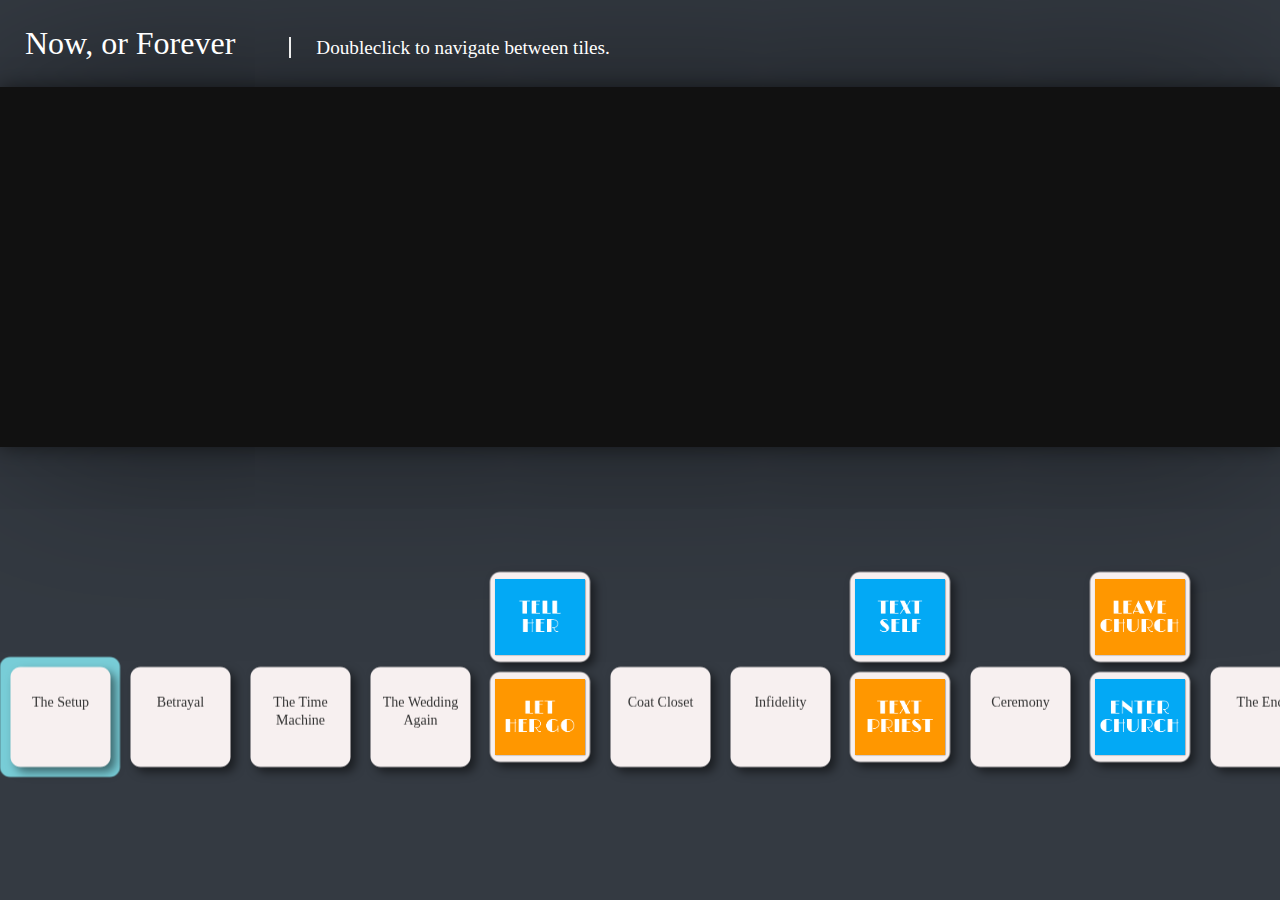
<file: colin/index.html>
<!DOCTYPE html>
<html>
	<head>
		<style type="text/css">
			html, body {								
				margin: 0px;
				padding: 0px;
				background-color: #343a42;				
				text-align: center;
			}

			input {
			  	display: none;
			}

			#instructions {								
				color: #fff;
				text-align: left;
				padding: 25px;
			}	
			#instructions #title {				
				font-size: 2em;				
				color: #fff;
				display: inline-block;
				margin-right: 25px; 				
			}
			#instructions label {
				cursor: pointer;
				color: #fff;  
			    cursor: pointer;  			    
			    text-decoration: none;
			    font-size: 1.2em; 
			}
			#instructions span {
				margin-left: 25px;
				padding-left: 25px;
				font-size: 1.2em; 
			    color: #fff;  			    			   
			    text-decoration: none;
			}
			
			.media {
				max-width: 100%;
				height: 360px;
				margin-left: auto;
				margin-right: auto;
				
				background-color: #111;
				padding: 0px;
				
				display: none;				
			}			
			.mediaContainer {
				width: 100%;
				height: 360px;
				background-color: #111;
				box-shadow: 0 0px 180px 0 rgba(0, 0, 0, 0.5), 0 0px 20px 0 rgba(0, 0, 0, 0.5);
			}

			canvas {
				margin: auto;
				padding: 0px;
				border: 0px;
			}
			.canvas-container { 
				margin: 0 auto ;
			}

		</style>
		<!-- Fabric js -->
		<script src="./fabric.min.js"></script>
		<!-- Jquery -->
        <script src="https://ajax.googleapis.com/ajax/libs/jquery/3.5.1/jquery.min.js"></script>
        <!-- Custom -->
		<script src="./script.js"> </script>
	</head>

	<body onload="init()">
		<input type="file" id="file-selector">
		<div id="instructions">
			<div id="title">Now, or Forever</div>
			<!-- <label for="file-selector" class="fileSelector">Choose a file</label> -->
			<span style="border-left: solid #eee 2px;">Doubleclick to navigate between tiles.</span>
		</div>
		
		<div class="mediaContainer">
			<video controls class="media" id="video"></video>
			<img class="media" id="picture"></img>
		</div>



		<canvas id="canvas"></canvas>
	</body>

</html>
</file>
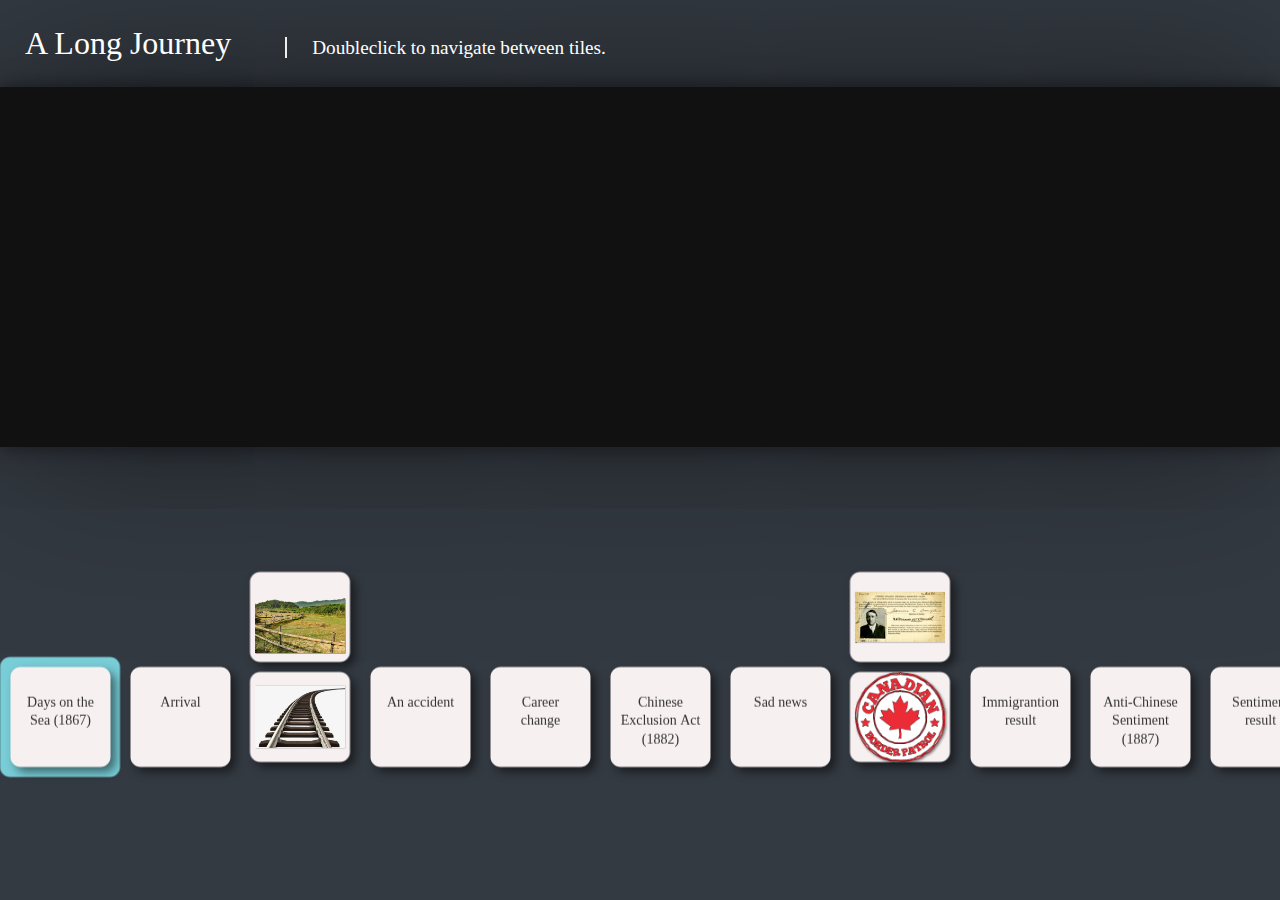
<file: jade/index.html>
<!DOCTYPE html>
<html>
	<head>
		<style type="text/css">
			html, body {								
				margin: 0px;
				padding: 0px;
				background-color: #343a42;				
				text-align: center;
			}

			input {
			  	display: none;
			}

			#instructions {								
				color: #fff;
				text-align: left;
				padding: 25px;
			}	
			#instructions #title {				
				font-size: 2em;				
				color: #fff;
				display: inline-block;
				margin-right: 25px; 				
			}
			#instructions label {
				cursor: pointer;
				color: #fff;  
			    cursor: pointer;  			    
			    text-decoration: none;
			    font-size: 1.2em; 
			}
			#instructions span {
				margin-left: 25px;
				padding-left: 25px;
				font-size: 1.2em; 
			    color: #fff;  			    			   
			    text-decoration: none;
			}
			
			.media {
				max-width: 100%;
				height: 360px;
				margin-left: auto;
				margin-right: auto;
				
				background-color: #111;
				padding: 0px;
				
				display: none;				
			}			
			.mediaContainer {
				width: 100%;
				height: 360px;
				background-color: #111;
				box-shadow: 0 0px 180px 0 rgba(0, 0, 0, 0.5), 0 0px 20px 0 rgba(0, 0, 0, 0.5);
			}

			canvas {
				margin: auto;
				padding: 0px;
				border: 0px;
			}
			.canvas-container { 
				margin: 0 auto ;
			}

		</style>
		<!-- Fabric js -->
		<script src="./fabric.min.js"></script>
		<!-- Jquery -->
        <script src="https://ajax.googleapis.com/ajax/libs/jquery/3.5.1/jquery.min.js"></script>
        <!-- Custom -->
		<script src="./script.js"> </script>
	</head>

	<body onload="init()">
		<input type="file" id="file-selector">
		<div id="instructions">
			<div id="title">A Long Journey</div>
			<!-- <label for="file-selector" class="fileSelector">Choose a file</label> -->
			<span style="border-left: solid #eee 2px;">Doubleclick to navigate between tiles.</span>
		</div>
		
		<div class="mediaContainer">
			<video controls class="media" id="video"></video>
			<img class="media" id="picture"></img>
		</div>


		<div style="overflow-x: scroll;">
			<canvas id="canvas"></canvas>
		</div>
	</body>

</html>
</file>
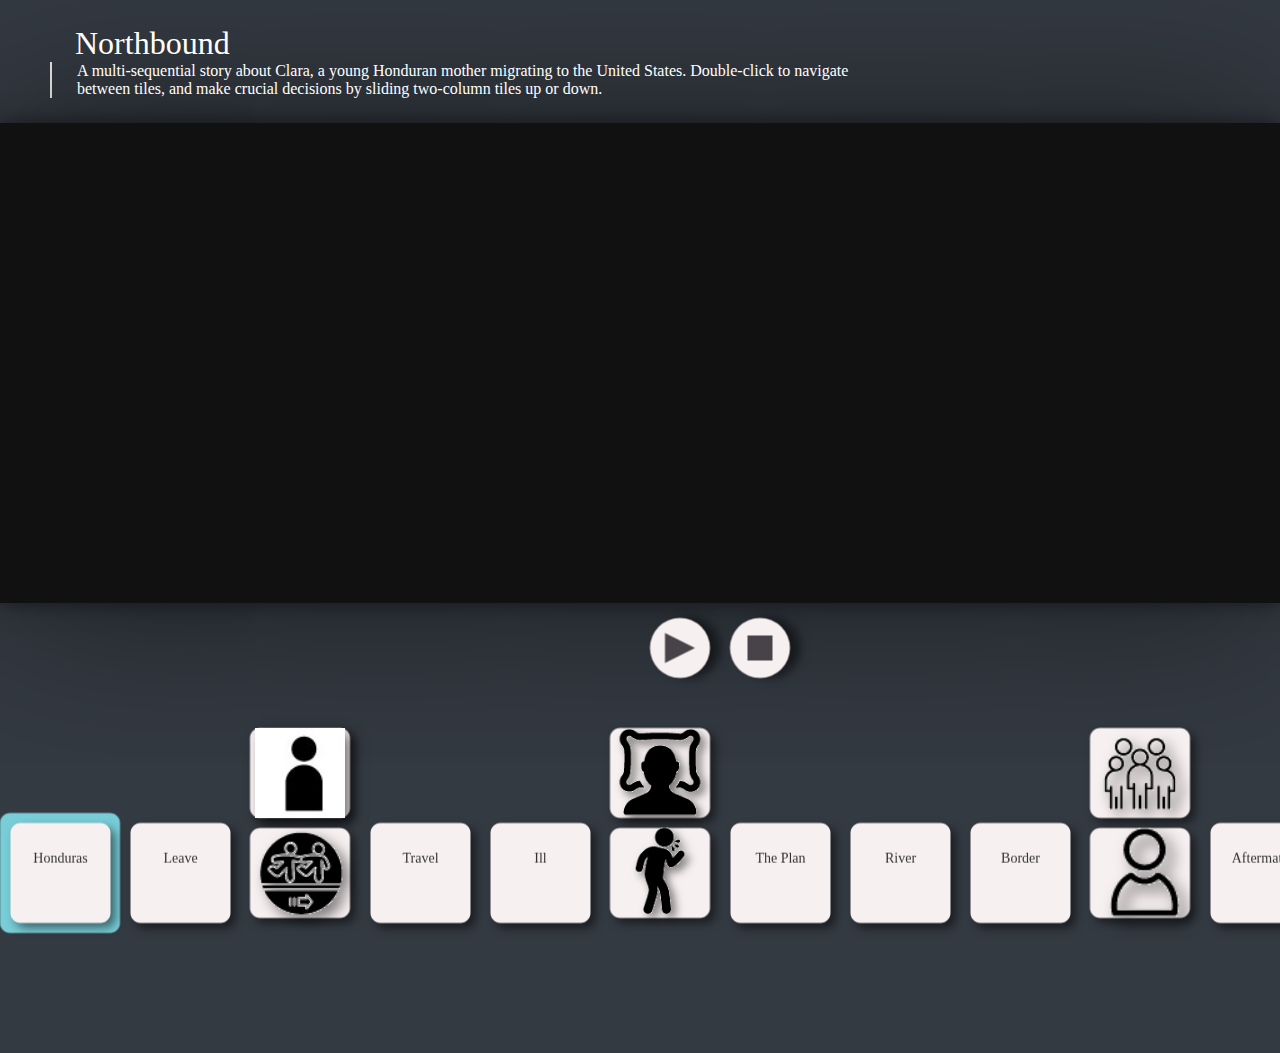
<file: michelle/index.html>
<!DOCTYPE html>
<html>
	<head>
		<style type="text/css">
			html, body {								
				margin: 0px;
				padding: 0px;
				background-color: #343a42;				
				text-align: center;
			}

			input {
			  	display: none;
			}

			#instructions {								
				color: #fff;
				text-align: left;
				padding: 25px;
			}	
			#instructions #title {				
				font-size: 2em;				
				color: #fff;
				display: inline-block;
				margin-right: 25px; 				
			}
			#instructions label {
				cursor: pointer;
				color: #fff;  
			    cursor: pointer;  			    
			    text-decoration: none;
			    font-size: 1.2em; 
			}
			#instructions div {
				margin-left: 25px;
				padding-left: 25px;
				font-size: 1em; 
				width: 800px;
			    color: #fff;  			    			   
			    text-decoration: none;
			}
			
			.media {
				max-width: 100%;
				height: 480px;
				margin-left: auto;
				margin-right: auto;
				
				background-color: #111;
				padding: 0px;
				
				display: none;				
			}			
			.mediaContainer {
				width: 100%;
				height: 480px;
				background-color: #111;
				box-shadow: 0 0px 180px 0 rgba(0, 0, 0, 0.5), 0 0px 20px 0 rgba(0, 0, 0, 0.5);
			}

			canvas {
				margin: auto;
				padding: 0px;
				border: 0px;
			}
			.canvas-container { 
				margin: 0 auto ;
			}

		</style>
		<!-- Fabric js -->
		<script src="./fabric.min.js"></script>
		<!-- Jquery -->
        <script src="https://ajax.googleapis.com/ajax/libs/jquery/3.5.1/jquery.min.js"></script>
        <!-- Custom -->
		<script src="./script.js"> </script>
	</head>

	<body onload="init()">
		<input type="file" id="file-selector">
		<div id="instructions">
			<div id="title">Northbound</div>
			<!-- <label for="file-selector" class="fileSelector">Choose a file</label> -->
			<div style="border-left: solid #eee 2px;">A multi-sequential story about Clara, a young Honduran mother migrating to the United States. Double-click to navigate between tiles, and make crucial decisions by sliding two-column tiles up or down.</div>

		</div>
		
		<div class="mediaContainer">
			<video controls class="media" id="video"></video>
			<img class="media" id="picture"></img>
		</div>


		<div style="overflow-x: scroll;">
			<canvas id="canvas"></canvas>
		</div>
	</body>

</html>
</file>
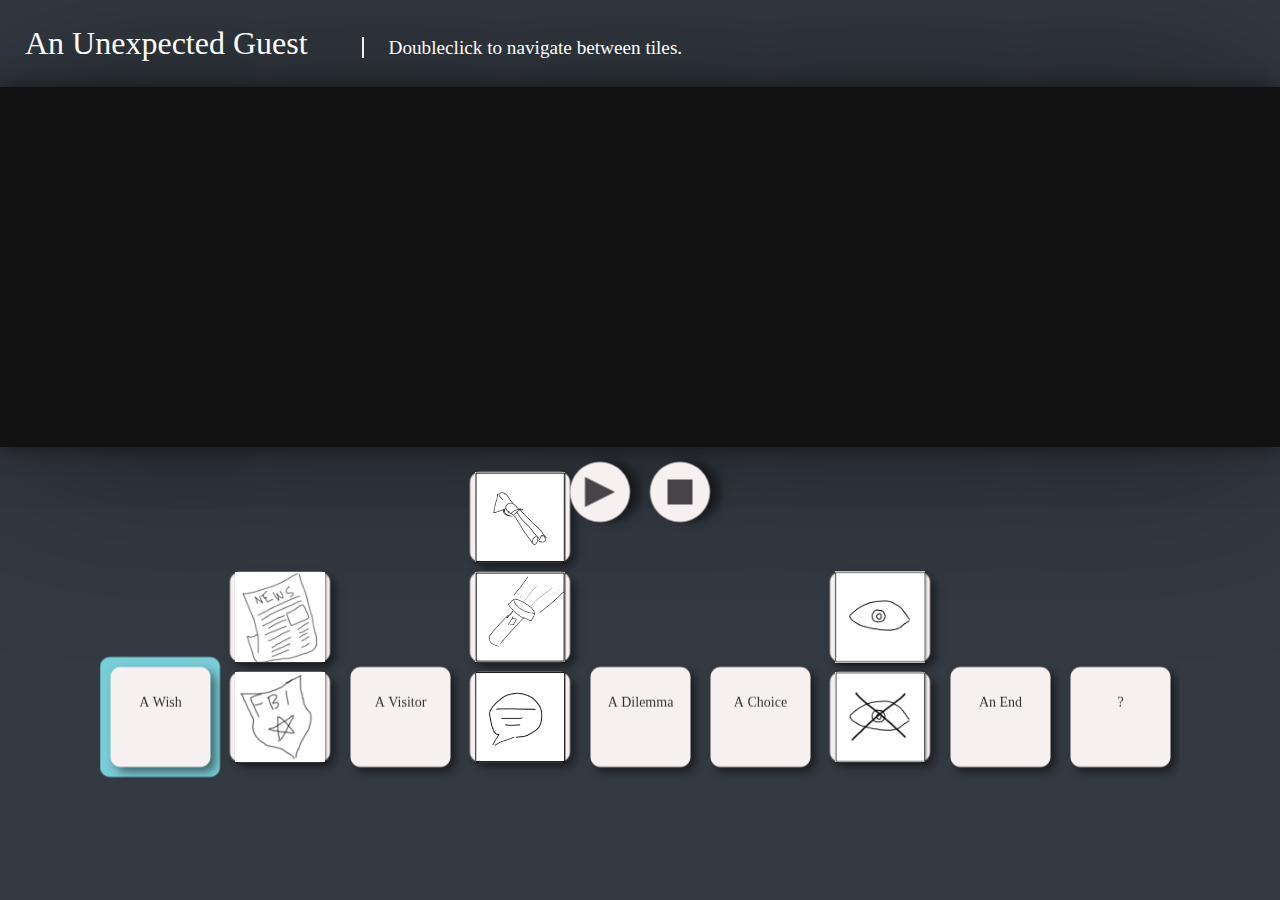
<file: sanjeev/index.html>
<!DOCTYPE html>
<html>
	<head>
		<style type="text/css">
			html, body {								
				margin: 0px;
				padding: 0px;
				background-color: #343a42;				
				text-align: center;
			}

			input {
			  	display: none;
			}

			#instructions {								
				color: #fff;
				text-align: left;
				padding: 25px;
			}	
			#instructions #title {				
				font-size: 2em;				
				color: #fff;
				display: inline-block;
				margin-right: 25px; 				
			}
			#instructions label {
				cursor: pointer;
				color: #fff;  
			    cursor: pointer;  			    
			    text-decoration: none;
			    font-size: 1.2em; 
			}
			#instructions span {
				margin-left: 25px;
				padding-left: 25px;
				font-size: 1.2em; 
			    color: #fff;  			    			   
			    text-decoration: none;
			}
			
			.media {
				max-width: 100%;
				height: 360px;
				margin-left: auto;
				margin-right: auto;
				
				background-color: #111;
				padding: 0px;
				
				display: none;				
			}			
			.mediaContainer {
				width: 100%;
				height: 360px;
				background-color: #111;
				box-shadow: 0 0px 180px 0 rgba(0, 0, 0, 0.5), 0 0px 20px 0 rgba(0, 0, 0, 0.5);
			}

			canvas {
				margin: auto;
				padding: 0px;
				border: 0px;
			}
			.canvas-container { 
				margin: 0 auto ;
			}

		</style>
		<!-- Fabric js -->
		<script src="./fabric.min.js"></script>
		<!-- Jquery -->
        <script src="https://ajax.googleapis.com/ajax/libs/jquery/3.5.1/jquery.min.js"></script>
        <!-- Custom -->
		<script src="./script.js"> </script>
	</head>

	<body onload="init()">
		<input type="file" id="file-selector">
		<div id="instructions">
			<div id="title">An Unexpected Guest</div>
			<!-- <label for="file-selector" class="fileSelector">Choose a file</label> -->
			<span style="border-left: solid #eee 2px;">Doubleclick to navigate between tiles.</span>
		</div>
		
		<div class="mediaContainer">
			<video controls class="media" id="video"></video>
			<img class="media" id="picture"></img>
		</div>



		<canvas id="canvas"></canvas>
	</body>

</html>
</file>
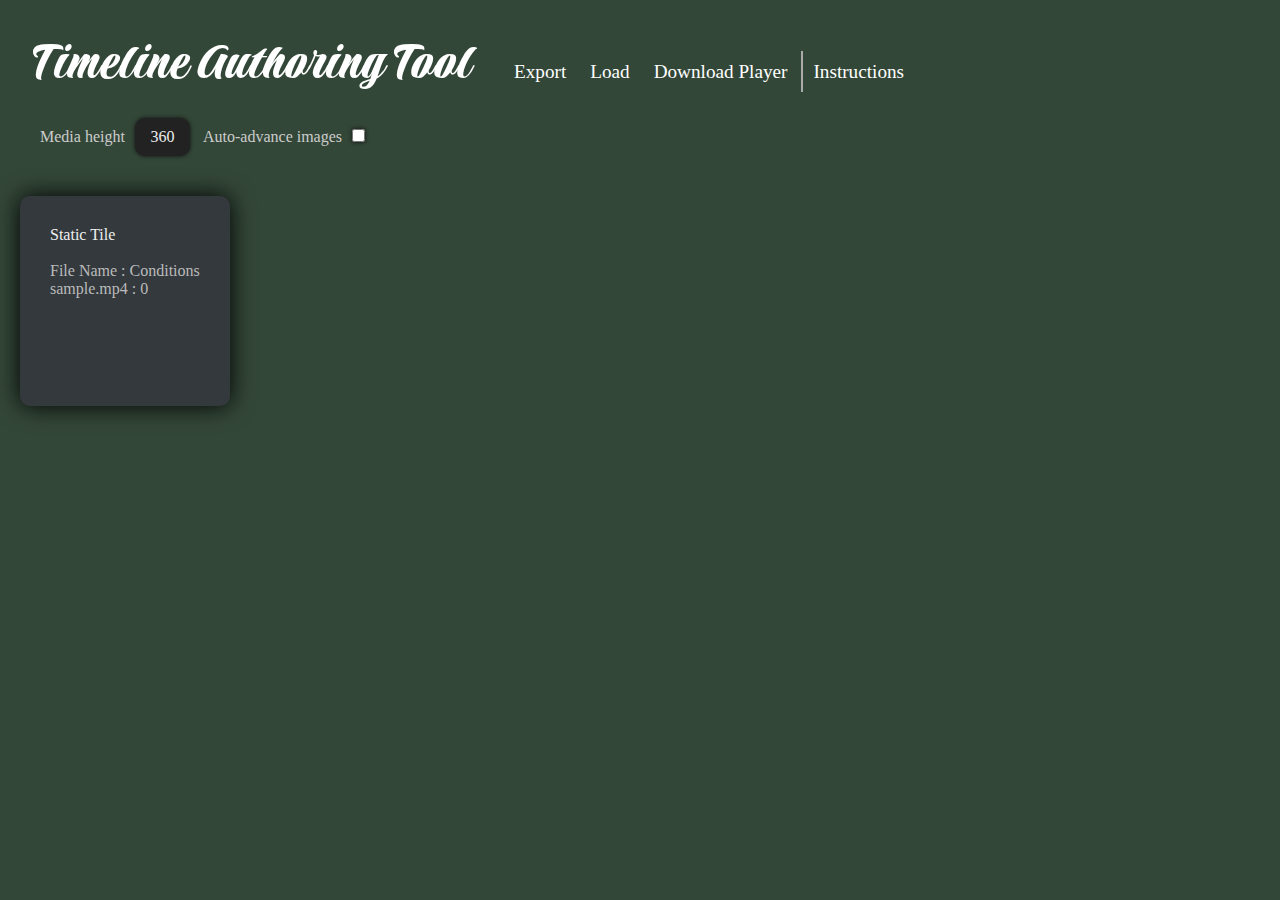
<file: timelineAuthoring/index.html>
<!DOCTYPE html>
<html>
    <head>
        
        <!--Style Sheet  -->
        <link rel="stylesheet" href="style.css"> 
        <link rel="preconnect" href="https://fonts.googleapis.com">
        <link rel="preconnect" href="https://fonts.gstatic.com" crossorigin>
        <link href="https://fonts.googleapis.com/css2?family=Praise&display=swap" rel="stylesheet">
        <!-- Jquery -->
        <script src="https://ajax.googleapis.com/ajax/libs/jquery/3.5.1/jquery.min.js"></script>
        <!-- Scripting -->
        <script src="script.js"></script>
        
    </head>

    <body onload="init()">

        <div id="instructions">
            <div id="title">Timeline Authoring Tool</div>
            <span class="titleSubheading" onclick="createXML()">Export</span>
            <input type="file" style="display:none;" id="file-selector">
            <label for="file-selector" class="titleSubheading">Load</label>
            <a class="titleSubheading" href="https://pedromarinyo.github.io/timeline/timelinePlayer/timelinePlayer.zip">Download Player</a>

            <span class="titleSubheading" style="border-left: solid #aaa 2px;" onclick="showHelp()">Instructions</span>
            <div class="titleSubheading" style="color: #ccc; font-size: 1em; display: block; margin-left: 30px;">
                Media height<input id="mediaHeight" type="number" style="width: 35px;" value="360">
                Auto-advance images<input id="autoAdvance" type="checkbox" onchange="toggleAutoAdvanceSeconds(this)">
                <span id="autoAdvanceSeconds" style="display: none;">
                    at <input value="10" id="numAutoAdvanceSeconds" style="width: 25px;" type="number">seconds
                </span>
            </div>

        </div>


        <!-- Timeline outline -->
        <div id="timeline"></div>

        <!-- Tile inspector -->
        <div id="inspector">
            <!-- Close button -->
            <div id="inspectorClose" onclick="hideInspector()"></div>
            <!-- Tile details -->
            <span id="inspectorTileName" class="inspectorHeading"></span>
            <span id="inspectorIcon" class="inspectorSubheading"></span>
            <span id="inspectorMedia"></span>
            
            <!-- Tile editing -->
            <div id="inspectorEditing">  
                <!-- Editing Options -->
                <span id="mediaOptions">
                    
                    <!-- Add Media -->
                    <!-- Add media deails -->
                    <div id="addMedia" class="displayNone">
                        <span class="tileDetails">assets/</span><input type="text" id="addMediaFileName" value="file_name">
                        <div class="addButton" onclick="addMedia()">Add</div>
                    </div>
                    <!-- Add media button -->
                    <div class="addButton" id="addMediaButton" onclick="showAddMedia()">Add Media</div>

                    <!-- Change Tile Name -->
                    <!-- Change tile name -->
                    <div id="updateName" class="displayNone">
                        <input type="text" id="updateNameInput" value="Tile Name">
                        <div class="addButton" onclick="updateName()">Update</div>
                    </div>
                    <!-- Change tile name button -->
                    <div class="addButton" id="updateNameButton" onclick="showUpdateName()">Change Tile Name</div>

                    <!-- Change Column Name -->
                    <!-- Change column  name -->
                    <div id="updateColumnName" class="displayNone">
                        <input type="text" id="updateColumnNameInput" value="Column Name">
                        <div class="addButton" onclick="updateColumnName()">Update</div>
                    </div>
                    <!-- Change tile name button -->
                    <div class="addButton displayNone" id="updateColumnNameButton" onclick="showUpdateColumnName()">Change Column Name</div>
                    

                    <!-- Condition editor -->
                    <div id="conditionEditorClose" onclick="hideConditionEditor()"></div>
                    <span id="conditionEditor"></span>

                    <!-- Add condition details -->
                    <div id="addCondition" class="displayNone">                        
                        <select id="addConditionChoice" onchange="updateChoiceOptions()"></select>
                        <select id="addConditionChoiceChosen"></select>
                        <div class="addButton" onclick="addCondition()">Add</div>
                    </div>
                    <!-- Add condition button -->
                    <div id="addConditionButton" class="displayNone addButton" onclick="showAddCondition()">Add Condition</div>

                    <!-- Add tile icon for choice -->
                    <div id="addIcon" class="displayNone">                        
                        <span class="tileDetails">assets/</span><input type="text" id="updateIcon" value="file_name">
                        <div class="addButton" onclick="addIcon()">Add</div>
                    </div>
                    <!-- Add icon button -->
                    <div id="addIconButton" class="displayNone addButton" onclick="showAddIcon()">Add Icon</div>

                </span>                               
            </div>            
        </div>
            
        <div id="help">
            <div id="helpClose" onclick="hideHelp()"></div>
            This tool facilitates the creation of parameterized stories. 
            <br><br>
            <i>Tiles</i> come in two varieties: Static and Choice Columns, which afford interactors a choice between parameters. Each can be assigned multiple <i>media</i> (i.e. images or video); each media can be assigned <i>conditions</i> under which to trigger. 
            <br><br>
            To play an authored story: 
            <ol>
                <li>Download the Timeline player linked above.</li>
                <li>Extract the zip file.</li>
                <li>Insert media into the assets folder.</li>
                <li>Open timelinePlayer.html. </li>
            </ol>
    
        </div>

    </body>

</html>
</file>
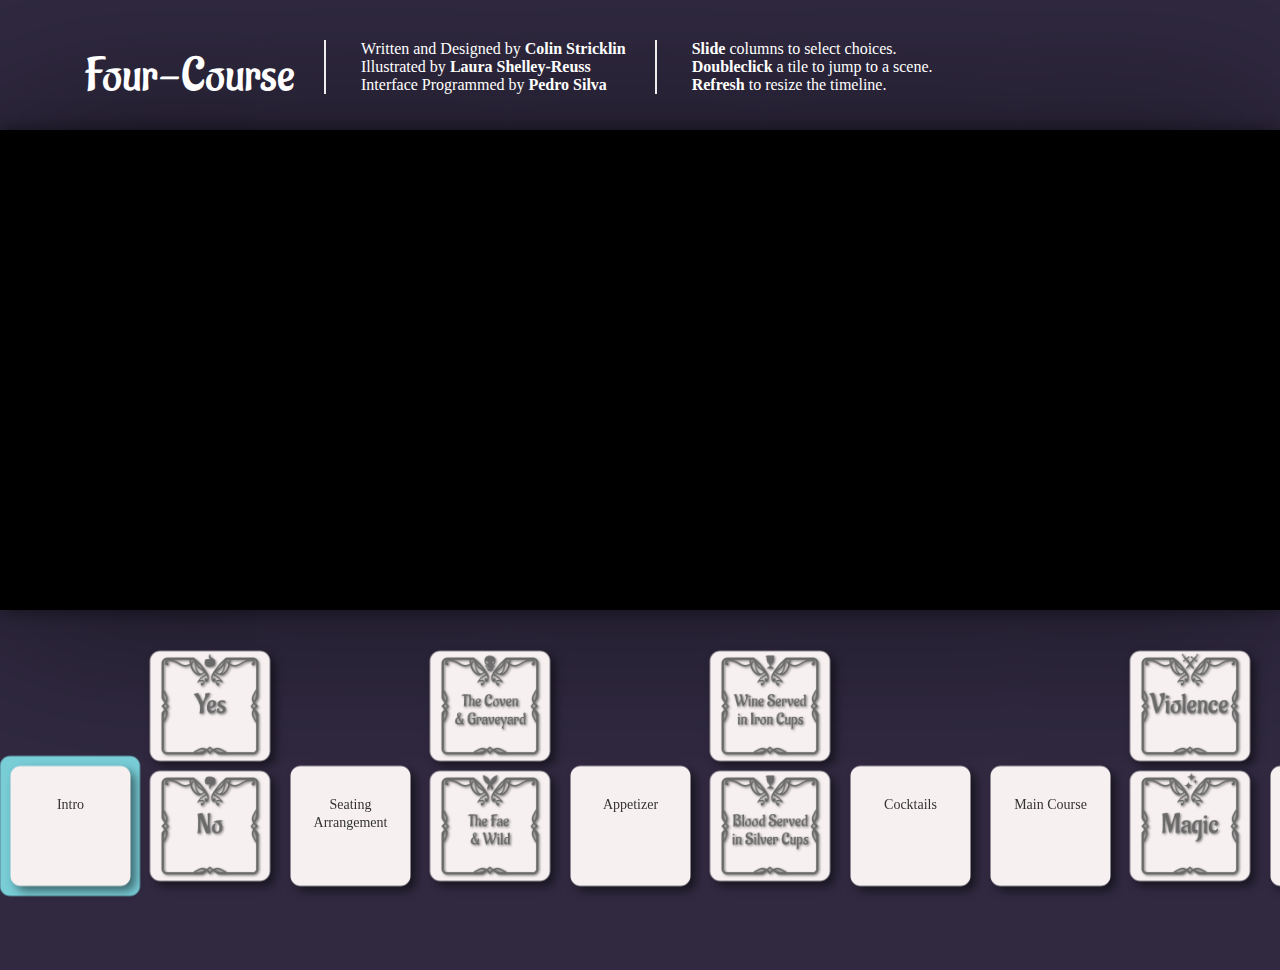
<file: vespers/index.html>
<!DOCTYPE html>
<html>
	<head>
		<style type="text/css">
			html, body {								
				margin: 0px;
				padding: 0px;
				background-color: #302940;				
				text-align: center;
			}

			input {
			  	display: none;
			}

			#instructions {	
				position: static;	
								
				color: #fff;
				text-align: left;
				padding: 25px;

			}	
			#instructions #title {				
				font-size: 3em;				
				color: #fff;
				display: inline-block;
				font-family: 'Aladin', cursive;	
			}
			#instructions label {
				cursor: pointer;
				color: #fff;  
			    cursor: pointer;  			    
			    text-decoration: none;
			    font-size: 1.2em; 
			}
			#instructions div {
				margin-left: 25px;
				padding-left: 35px;
				font-size: 1em; 
				display: inline-block;
			    color: #fff;  			    			   
			    text-decoration: none;
			}
			#instructions b {
				
			}
			
			.media {
				max-width: 100%;
				height: 480px;
				margin-left: auto;
				margin-right: auto;
				
				background-color: #000;
				padding: 0px;
				
				display: none;				
			}			
			.mediaContainer {
				width: 100%;
				height: 480px;
				background-color: #000;
				box-shadow: 0 0px 180px 0 rgba(0, 0, 0, 0.5), 0 0px 20px 0 rgba(0, 0, 0, 0.5);
			}

			canvas {
				margin: auto;
				padding: 0px;
				border: 0px;
			}
			.canvas-container { 
				margin: 0 auto ;
			}

		</style>
		<!-- Fabric js -->
		<script src="./fabric.min.js"></script>
		<!-- Jquery -->
        <script src="https://ajax.googleapis.com/ajax/libs/jquery/3.5.1/jquery.min.js"></script>
        <!-- Custom -->
		<script src="./script.js"> </script>

		<link rel="preconnect" href="https://fonts.googleapis.com">
		<link rel="preconnect" href="https://fonts.gstatic.com" crossorigin>
		<link href="https://fonts.googleapis.com/css2?family=Aladin&display=swap" rel="stylesheet">

	</head>

	<body onload="init()">
		<input type="file" id="file-selector">
		<div id="instructions">
			<div id="title">Four-Course</div>
			<!-- <label for="file-selector" class="fileSelector">Choose a file</label> -->
			<div style="border-left: solid #eee 2px; margin-top: 15px;">
				Written and Designed by <b>Colin Stricklin</b><br>
				Illustrated by <b>Laura Shelley-Reuss</b><br>
				Interface Programmed by <b>Pedro Silva</b>
			</div>

			<div style="border-left: solid #eee 2px; margin-top: 15px;">
				<b>Slide</b> columns to select choices.<br>
				<b>Doubleclick</b> a tile to jump to a scene.<br>
				<b>Refresh</b> to resize the timeline.
			</div>
		</div>
		
		<div class="mediaContainer">
			<video controls class="media" id="video"></video>
			<img class="media" id="picture"></img>
		</div>



		<canvas id="canvas"></canvas>
	</body>

</html>
</file>
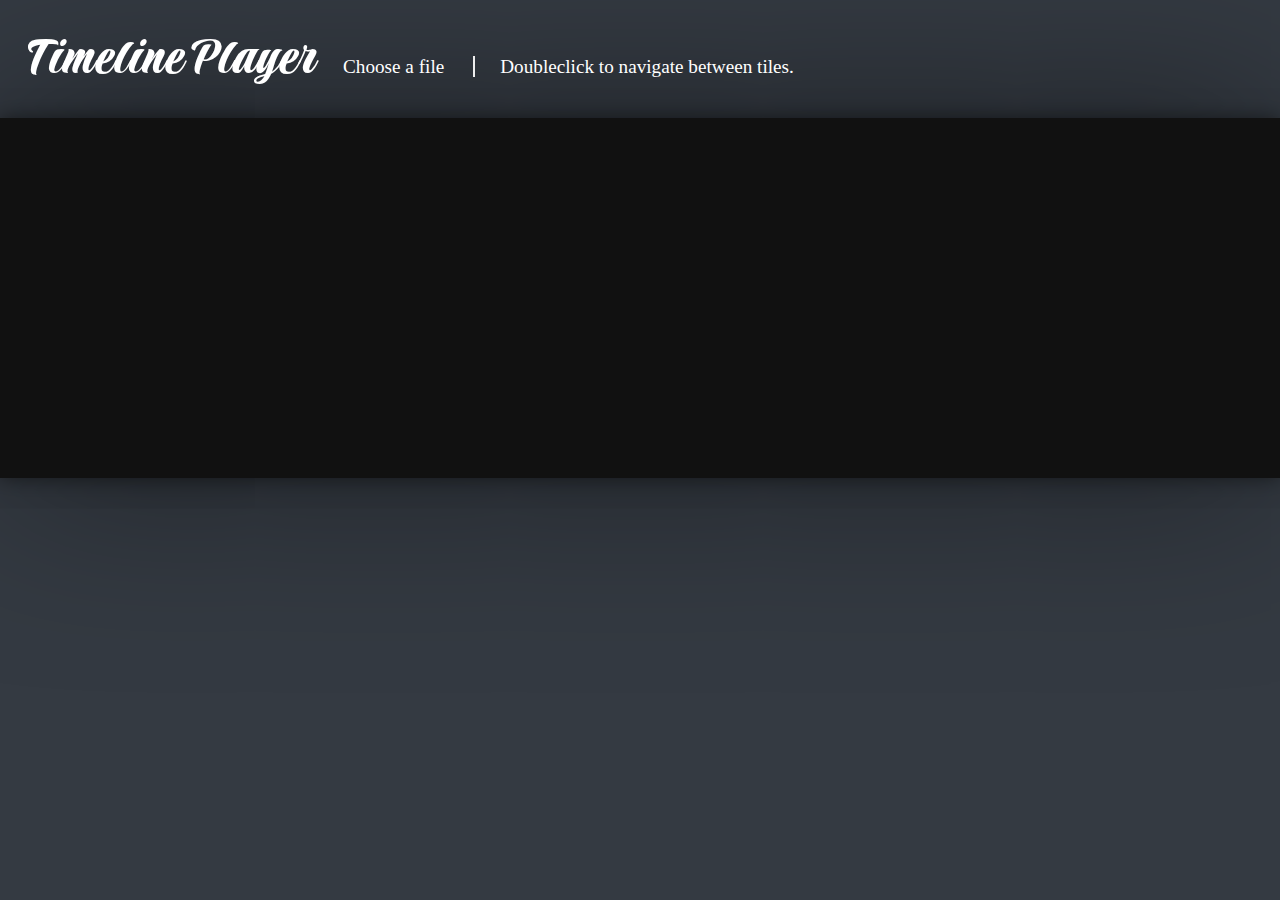
<file: timelinePlayer/timelinePlayer.html>
<!DOCTYPE html>
<html>
	<head>
		<style type="text/css">
			html, body {								
				margin: 0px;
				padding: 0px;
				background-color: #343a42;				
				text-align: center;
			}

			input {
			  	display: none;
			}

			#instructions {								
				color: #fff;
				text-align: left;
				padding: 25px;
			}	
			#instructions #title {				
				font-size: 3.5em;				
				color: #fff;
				display: inline-block;
				margin-right: 25px; 
				font-family: 'Praise', cursive;				
			}
			#instructions label {
				cursor: pointer;
				color: #fff;  
			    cursor: pointer;  			    
			    text-decoration: none;
			    font-size: 1.2em; 
			}
			#instructions span {
				margin-left: 25px;
				padding-left: 25px;
				font-size: 1.2em; 
			    color: #fff;  			    			   
			    text-decoration: none;
			}
			
			.media {
				max-width: 100%;
				height: 360px;
				margin-left: auto;
				margin-right: auto;
				
				background-color: #111;
				padding: 0px;
				
				display: none;				
			}			
			.mediaContainer {
				width: 100%;
				height: 360px;
				background-color: #111;
				box-shadow: 0 0px 180px 0 rgba(0, 0, 0, 0.5), 0 0px 20px 0 rgba(0, 0, 0, 0.5);
			}

			canvas {
				margin: auto;
				padding: 0px;
				border: 0px;
			}
			.canvas-container { 
				margin: 0 auto ;
			}

		</style>
		<link rel="preconnect" href="https://fonts.googleapis.com">
        <link rel="preconnect" href="https://fonts.gstatic.com" crossorigin>
        <link href="https://fonts.googleapis.com/css2?family=Praise&display=swap" rel="stylesheet">
		<!-- Fabric js -->
		<script src="./fabric.min.js"></script>
		<!-- Jquery -->
        <script src="https://ajax.googleapis.com/ajax/libs/jquery/3.5.1/jquery.min.js"></script>
        <!-- Custom -->
		<script src="./script.js"> </script>
	</head>

	<body onload="init()">
		<input type="file" id="file-selector">
		<div id="instructions">
			<div id="title">Timeline Player</div>
			<label for="file-selector" class="fileSelector">Choose a file</label>
			<span style="border-left: solid #eee 2px;">Doubleclick to navigate between tiles.</span>
		</div>
		
		<div class="mediaContainer">
			<video controls class="media" id="video"></video>
			<img class="media" id="picture"></img>
		</div>



		<canvas id="canvas"></canvas>
	</body>

</html>
</file>
<file: timelineAuthoring/style.css>
html, body {
    width:  100%;
    height: 100%;
    margin: 0px;
    padding: 0px;
    background-color: #334738;                                
    text-align: left;
}

.inspectorHeading {
    color: #eee;
    display: block;
    text-align: center;
    width: 100%;
    font-size: 2em;
    margin-bottom: 10px;
    font-family: 'Praise', cursive;
}
.inspectorSubheading {
    color: #eee;
    display: block;
    text-align: center;
    width: 100%;
    font-size: 1em;
    margin-bottom: 10px;
}

/*Instructions*/
#title {       
    font-size: 3.5em; 
    color: #fff; 
    padding: 30px;
    padding-bottom: 0px;
    display: inline-block;
    font-family: 'Praise', cursive;
}
.titleSubheading {    
    font-size: 1.2em; 
    color: #fff;  
    cursor: pointer;  
    padding: 10px;  
    text-decoration: none;
}


/*Tile*/
.tile {
    display: inline-block;
    position: relative;
    width: 150px;
    height: 150px;
    margin: 20px;
    padding: 30px;
    border-radius: 10px;
    box-shadow: 0px 0px 24px #000;
    background-color: #33393d;  
    cursor: pointer; 
    overflow: visible; 
    vertical-align: top;
}
.tileChoice {
    background-color: #474133;  
}
.choiceColumn {
    display: inline-block;
    position: relative;
    width: 250px;
    overflow: visible;  
    vertical-align: top; 
}
.column {
    display: block; 
}
.tileName {
    color: #eee;
    display: block;
}
.tileDetails {
    color: #bbb;
}
.tileSelected {
    box-shadow: 0px 0px 12px #111 inset;    
}
.deleteTile {
    position: absolute;
    right: 0;
    top: 0px;
    width: 30px;
    height: 30px;
    border-radius: 15px;
    background-image: url("closeSmall.png");
    background-color: #c04460; 
    background-position: center;
    background-size: cover;    
    cursor: pointer;
    transform: translate(50%, -25%);
}

/*Help Instructions*/
#help {
    position: absolute;
    display: none;
    right: 50%;
    top: 0px;
    width: 400px; 
    height: 300px;     
    margin: 0px;
    transform: translateX(+50%) translateY(+50%);    
    padding: 20px;

    color: #eee;

    border-radius: 10px;
    
    box-shadow: 0px 0px 16px #000;
    background-color: #524f49;     
}

/*Inspector*/
#inspector {
    position: fixed;
    display: none;
    right: 0px;
    top: 0px;
    width: 300px; 
    height: 100%;     
    margin: 0px;
    
    box-shadow: 0px 0px 16px #000;
    background-color: #33393d;     
}
#inspector #inspectorClose {
    position: relative;
    right: 0px;
    width: 40px;
    height: 40px;
    border-radius: 25px;
    background-image: url("closeSmall.png");
    background-color: #666; 
    background-position: center;
    background-size: cover;    
    cursor: pointer;
    box-shadow: 0px 0px 8px #000;
    transform: translate(-50%, 50%);

}
#inspector .inspectorTile {
    position: relative;
    background-color: #222; 
    margin: 10px 10px 10px 10px;
    padding: 10px;  
    border-radius: 10px;  
    cursor: pointer;
    text-align: left;
    box-shadow: 0px 0px 8px #222;
}
#inspector .fileName {
    color: #eee;
    display: block;
    padding-left: 20px;
}
#inspector .condition {
    color: #ccc;
    display: block;
    padding-left: 20px;
}
#inspector .deleteInspectorTile {
    position: absolute;
    right: 0%;
    top: 0px;
    width: 30px;
    height: 30px;
    border-radius: 15px;
    background-image: url("closeSmall.png");
    background-color: #c04460; 
    background-position: center;
    background-size: cover;    
    cursor: pointer;
    transform: translate(-25%, -50%);
}
#inspector #inspectorEditing {                
    margin-top: 20px;    
    padding-top: 20px;
    height: 100%;    
    background-color: #333d36;
    text-align: center;
    border-top: solid #111 4px;
}
#inspector #mediaOptions #conditionEditorClose {
    display: none;
    position: relative;
    right: 20px;
    width: 40px;
    height: 40px;
    border-radius: 25px;
    background-image: url("closeSmall.png");
    background-color: #666; 
    background-position: center;
    background-size: cover;    
    cursor: pointer;
}

/*Timeline*/
.addTileRight {
    position: absolute;
    left: 100%;
    top: 50%;
    width: 30px;
    height: 30px;
    border-radius: 25px;
    background-image: url("plusSmall.png");
    background-color: #aaa; 
    background-position: center;
    background-size: cover;    
    cursor: pointer;
    box-shadow: 0px 0px 8px #000;
    transform: translate(-50%, -50%);
}
.addTileLeft {
    position: absolute;
    left: 0%;
    top: 50%;
    width: 30px;
    height: 30px;
    border-radius: 25px;
    background-image: url("plusSmall.png");
    background-color: #aaa; 
    background-position: center;
    background-size: cover;    
    cursor: pointer;
    box-shadow: 0px 0px 8px #000;
    transform: translate(-50%, -50%);
}
.addChoiceBelow {
    position: absolute;
    left: 50%;
    top: 100%;
    width: 30px;
    height: 30px;
    border-radius: 25px;
    background-image: url("plusSmall.png");
    background-color: #aaa; 
    background-position: center;
    background-size: cover;    
    cursor: pointer;
    box-shadow: 0px 0px 8px #000;
    transform: translate(-50%, -50%);
}

/*Helper Classes*/
.displayNone {
    display: none;
}
.addButton {    
    padding: 10px;
    margin: 10px;
    color: #fff; 
    background-color: #524f49;
    border-radius: 10px;
    cursor: pointer;
    box-shadow: 0px 0px 8px #222;
}
input {
    font-family: "Times New Roman", Times, serif;
    font-size: 12pt;
    padding: 10px;
    margin: 2px;
    background-color: #222;   
    color: #eee;
    border-radius: 10px;
    border-style: none;
    box-shadow: 0px 0px 4px #111;
    text-align: center;
    margin: 10px;       
    /*background-color: #e1ece3;*/
}

select {
    font-family: "Times New Roman", Times, serif;
    font-size: 12pt;
    padding: 10px;
    margin: 2px;
    background-color: #222;   
    color: #eee;
    border-radius: 10px;
    border-style: none;
    box-shadow: 0px 0px 4px #111;
}

#helpClose {    
    box-shadow: 0px 0px 4px #111;
    margin-left: 370px;
    width: 30px;
    height: 30px;
    border-radius: 15px;
    background-image: url("closeSmall.png");
    background-color: #666; 
    background-position: center;
    background-size: cover;    
    cursor: pointer;
}

input::-webkit-outer-spin-button,
input::-webkit-inner-spin-button {
  -webkit-appearance: none;
  margin: 0;
}
</file>
